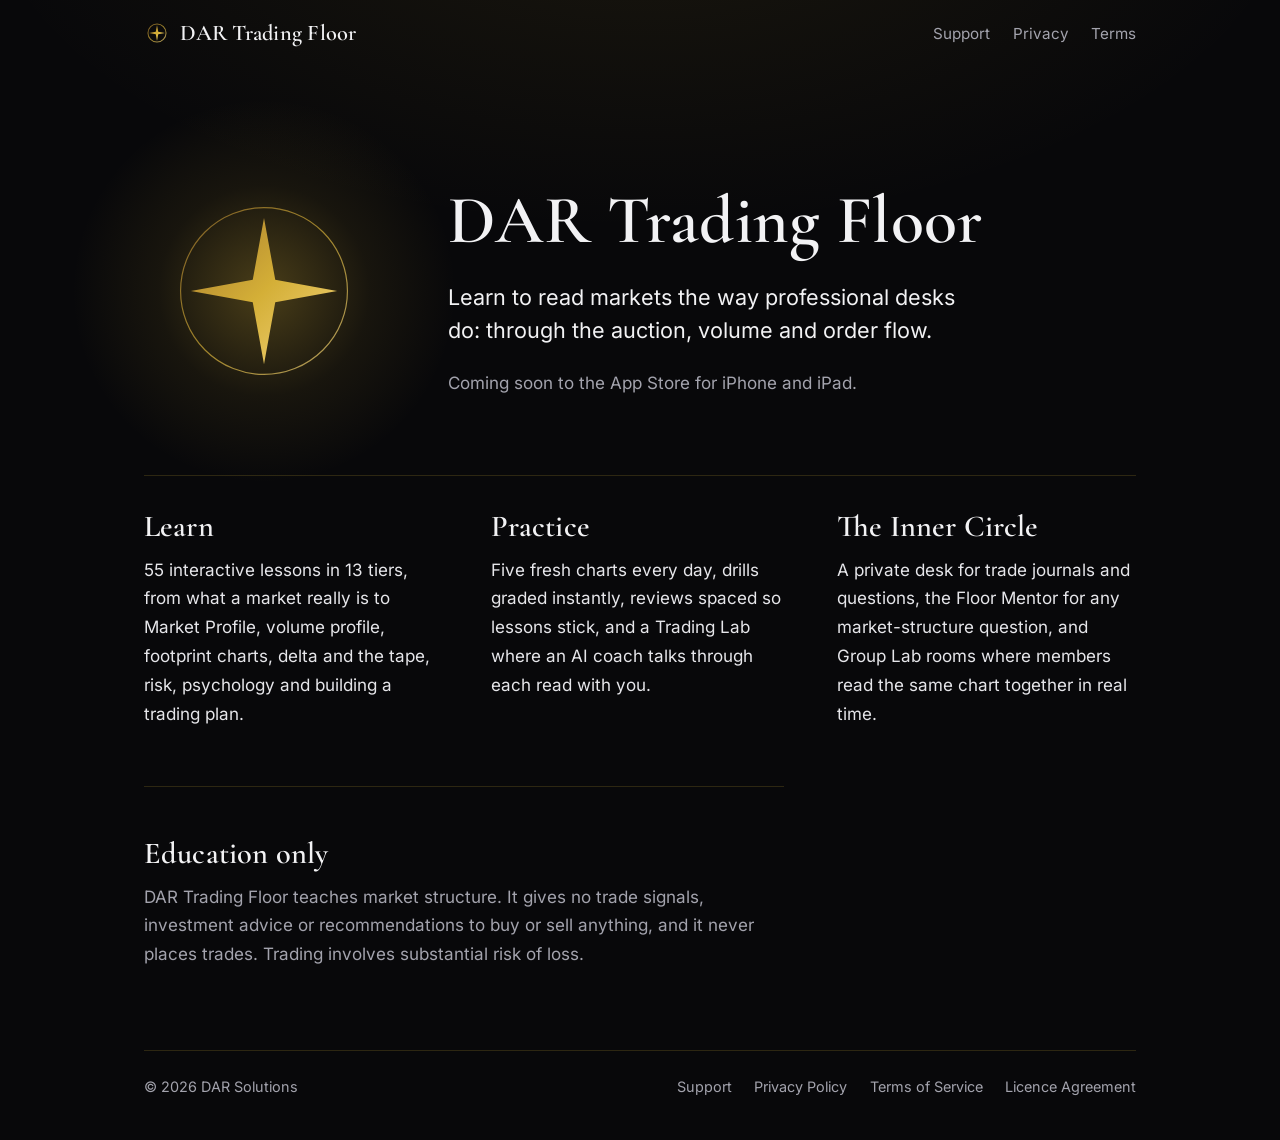
<file: index.html>
<!doctype html>
<html lang="en">
<head>
<meta charset="utf-8">
<meta name="viewport" content="width=device-width, initial-scale=1">
<title>DAR Trading Floor</title>
<meta name="description" content="Learn to read markets the way professional desks do: auction market theory, volume profile and order flow, in 55 interactive lessons.">
<meta name="theme-color" content="#08080A">
<meta name="color-scheme" content="dark">
<link rel="canonical" href="https://iamdarus.github.io/dar-trading-floor/">
<meta property="og:type" content="website">
<meta property="og:site_name" content="DAR Trading Floor">
<meta property="og:title" content="DAR Trading Floor">
<meta property="og:description" content="Learn to read markets the way professional desks do: auction market theory, volume profile and order flow, in 55 interactive lessons.">
<meta property="og:url" content="https://iamdarus.github.io/dar-trading-floor/">
<meta property="og:image" content="https://iamdarus.github.io/dar-trading-floor/assets/icon-256.png">
<link rel="icon" href="assets/favicon.svg" type="image/svg+xml">
<link rel="icon" href="assets/favicon-32.png" sizes="32x32" type="image/png">
<link rel="apple-touch-icon" href="assets/apple-touch-icon.png">
<link rel="preload" href="assets/cormorant-600.woff2" as="font" type="font/woff2" crossorigin>
<link rel="preload" href="assets/inter-400.woff2" as="font" type="font/woff2" crossorigin>
<link rel="stylesheet" href="assets/style.css">
</head>
<body>
<a class="skip" href="#main">Skip to content</a>
<header class="bar">
  <a class="brand" href="./"><svg class="" width="26" height="26" viewBox="0 0 1024 1024" aria-hidden="true" focusable="false"><defs><linearGradient id="g26" x1="0" y1="0" x2="1" y2="1"><stop offset="0" stop-color="#A77B2E"/><stop offset=".5" stop-color="#D4AF37"/><stop offset="1" stop-color="#F4D67E"/></linearGradient></defs><circle cx="512" cy="512" r="356" fill="none" stroke="url(#g26)" stroke-width="40" opacity=".7"/><path d="M512 200 L560 464 L824 512 L560 560 L512 824 L464 560 L200 512 L464 464 Z" fill="url(#g26)"/></svg><span>DAR Trading Floor</span></a>
  <nav aria-label="Site"><a href="support.html">Support</a><a href="privacy.html">Privacy</a><a href="terms.html">Terms</a></nav>
</header>
<main id="main">
<section class="hero">
  <div class="hero-mark"><svg class="star" width="240" height="240" viewBox="0 0 1024 1024" aria-hidden="true" focusable="false"><defs><linearGradient id="g240" x1="0" y1="0" x2="1" y2="1"><stop offset="0" stop-color="#A77B2E"/><stop offset=".5" stop-color="#D4AF37"/><stop offset="1" stop-color="#F4D67E"/></linearGradient></defs><circle cx="512" cy="512" r="356" fill="none" stroke="url(#g240)" stroke-width="5" opacity=".7"/><path d="M512 200 L560 464 L824 512 L560 560 L512 824 L464 560 L200 512 L464 464 Z" fill="url(#g240)"/></svg></div>
  <div class="hero-copy">
    <h1>DAR Trading Floor</h1>
    <p class="lede">Learn to read markets the way professional desks do: through the auction, volume and order flow.</p>
    <p class="avail">Coming soon to the App Store for iPhone and iPad.</p>
  </div>
</section>
<section class="pillars" aria-label="What's in the app">
  <div>
    <h2>Learn</h2>
    <p>55 interactive lessons in 13 tiers, from what a market really is to Market Profile, volume profile, footprint charts, delta and the tape, risk, psychology and building a trading plan.</p>
  </div>
  <div>
    <h2>Practice</h2>
    <p>Five fresh charts every day, drills graded instantly, reviews spaced so lessons stick, and a Trading Lab where an AI coach talks through each read with you.</p>
  </div>
  <div>
    <h2>The Inner Circle</h2>
    <p>A private desk for trade journals and questions, the Floor Mentor for any market-structure question, and Group Lab rooms where members read the same chart together in real time.</p>
  </div>
</section>
<section class="note">
  <h2>Education only</h2>
  <p>DAR Trading Floor teaches market structure. It gives no trade signals, investment advice or recommendations to buy or sell anything, and it never places trades. Trading involves substantial risk of loss.</p>
</section>
</main>
<footer class="foot"><div class="foot-in">
  <p>&copy; 2026 DAR Solutions</p>
  <nav aria-label="Legal"><a href="support.html">Support</a><a href="privacy.html">Privacy Policy</a><a href="terms.html">Terms of Service</a><a href="eula.html">Licence Agreement</a></nav>
</div></footer>
</body>
</html>
</file>
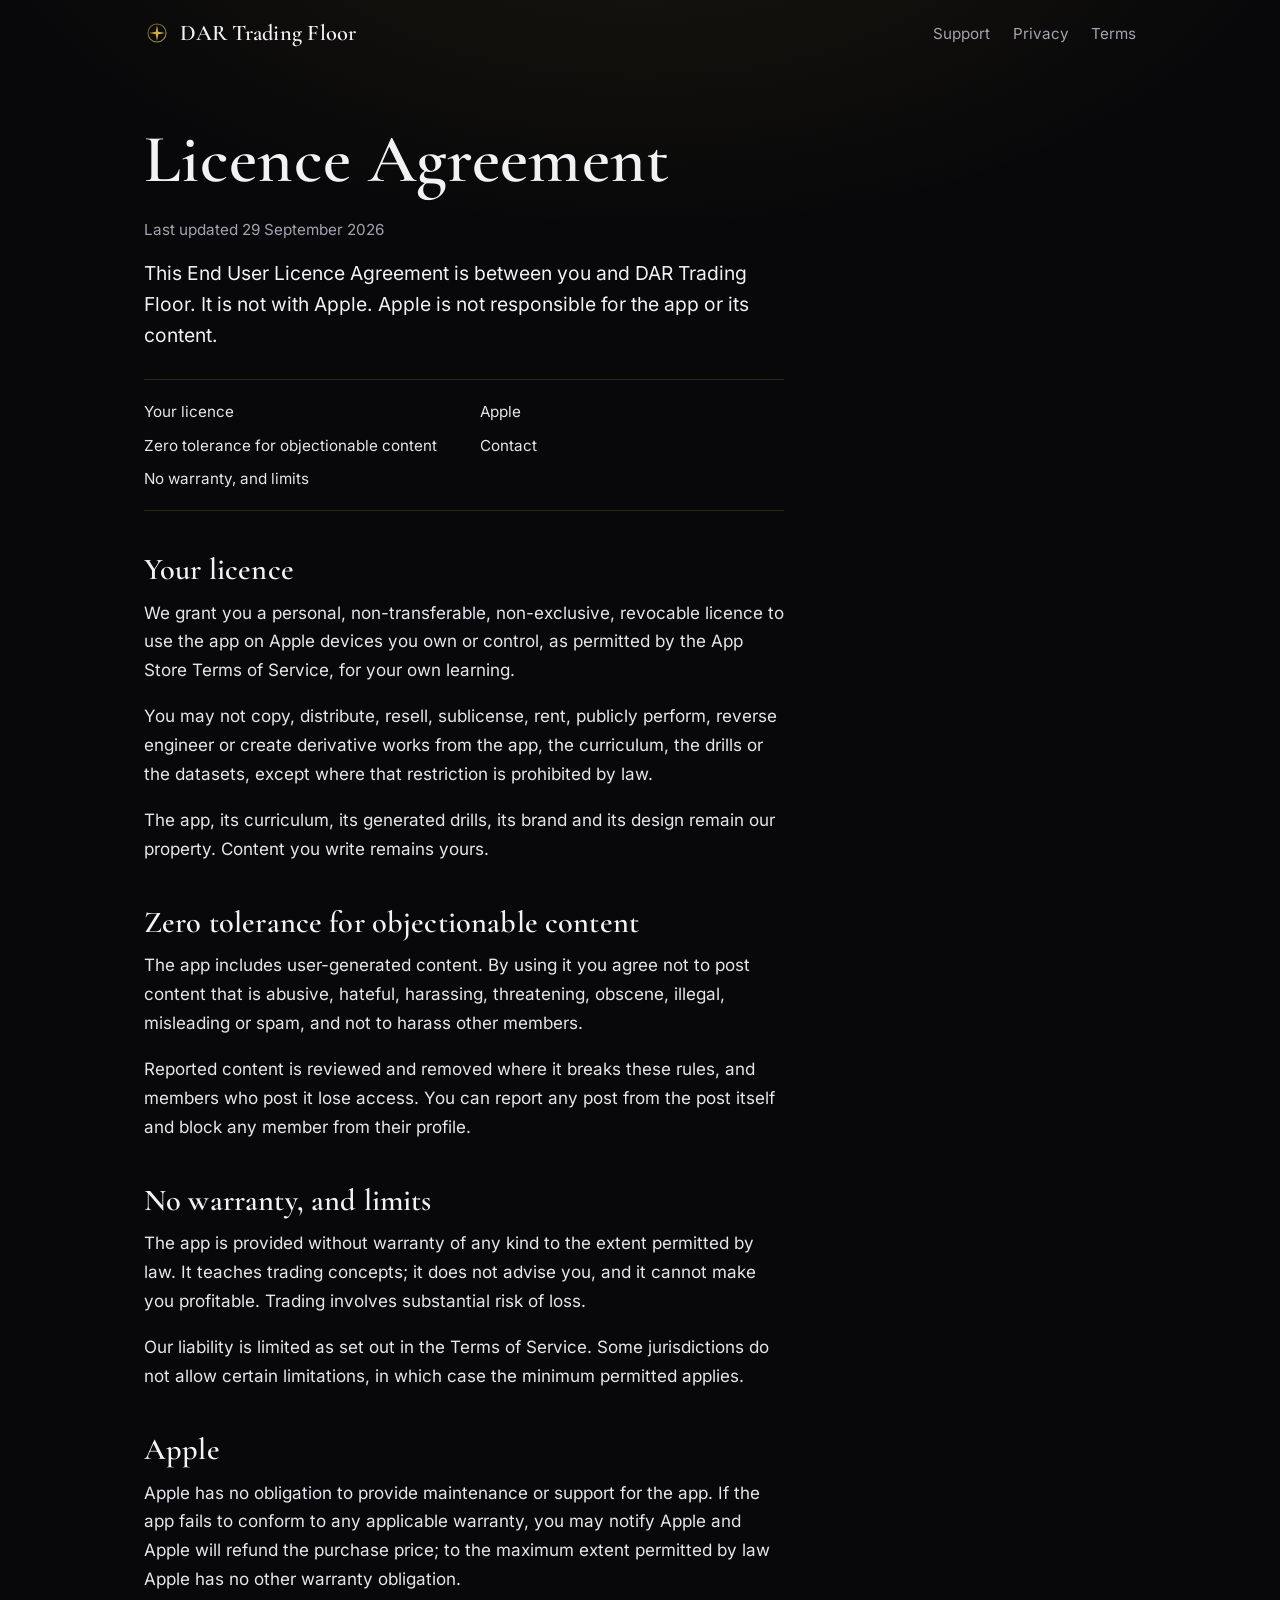
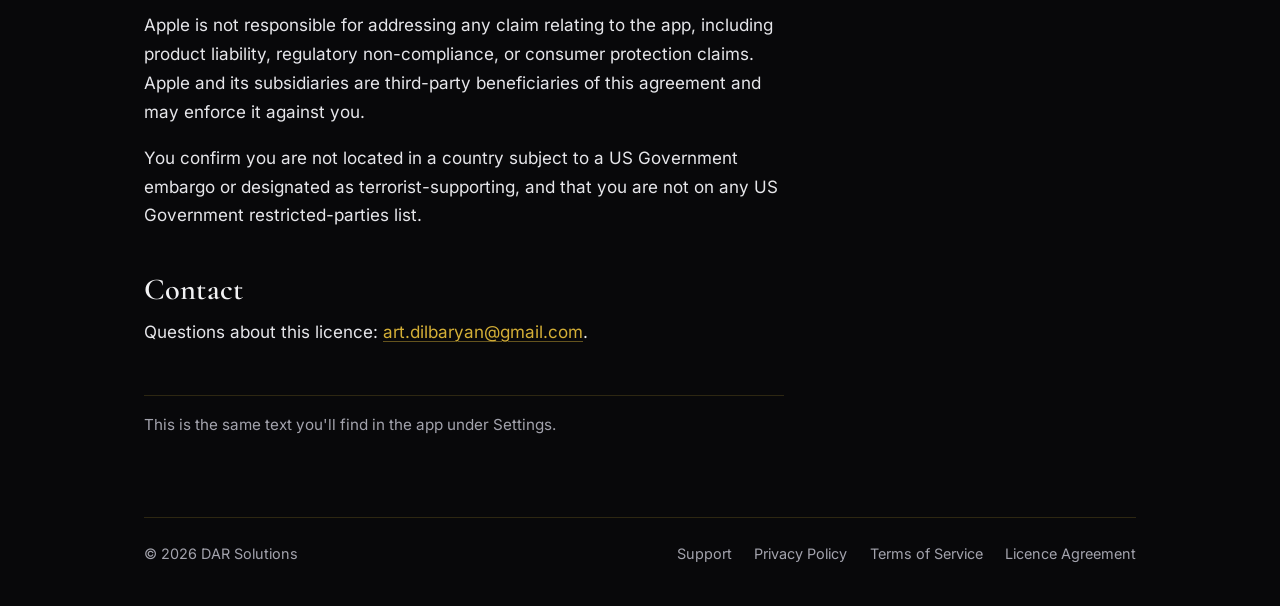
<file: eula.html>
<!doctype html>
<html lang="en">
<head>
<meta charset="utf-8">
<meta name="viewport" content="width=device-width, initial-scale=1">
<title>Licence Agreement | DAR Trading Floor</title>
<meta name="description" content="The end user licence agreement for DAR Trading Floor.">
<meta name="theme-color" content="#08080A">
<meta name="color-scheme" content="dark">
<link rel="canonical" href="https://iamdarus.github.io/dar-trading-floor/eula.html">
<meta property="og:type" content="website">
<meta property="og:site_name" content="DAR Trading Floor">
<meta property="og:title" content="Licence Agreement | DAR Trading Floor">
<meta property="og:description" content="The end user licence agreement for DAR Trading Floor.">
<meta property="og:url" content="https://iamdarus.github.io/dar-trading-floor/eula.html">
<meta property="og:image" content="https://iamdarus.github.io/dar-trading-floor/assets/icon-256.png">
<link rel="icon" href="assets/favicon.svg" type="image/svg+xml">
<link rel="icon" href="assets/favicon-32.png" sizes="32x32" type="image/png">
<link rel="apple-touch-icon" href="assets/apple-touch-icon.png">
<link rel="preload" href="assets/cormorant-600.woff2" as="font" type="font/woff2" crossorigin>
<link rel="preload" href="assets/inter-400.woff2" as="font" type="font/woff2" crossorigin>
<link rel="stylesheet" href="assets/style.css">
</head>
<body>
<a class="skip" href="#main">Skip to content</a>
<header class="bar">
  <a class="brand" href="./"><svg class="" width="26" height="26" viewBox="0 0 1024 1024" aria-hidden="true" focusable="false"><defs><linearGradient id="g26" x1="0" y1="0" x2="1" y2="1"><stop offset="0" stop-color="#A77B2E"/><stop offset=".5" stop-color="#D4AF37"/><stop offset="1" stop-color="#F4D67E"/></linearGradient></defs><circle cx="512" cy="512" r="356" fill="none" stroke="url(#g26)" stroke-width="40" opacity=".7"/><path d="M512 200 L560 464 L824 512 L560 560 L512 824 L464 560 L200 512 L464 464 Z" fill="url(#g26)"/></svg><span>DAR Trading Floor</span></a>
  <nav aria-label="Site"><a href="support.html">Support</a><a href="privacy.html">Privacy</a><a href="terms.html">Terms</a></nav>
</header>
<main id="main">
<article class="doc">
<h1>Licence Agreement</h1>
<p class="updated">Last updated 29 September 2026</p>
<p class="intro">This End User Licence Agreement is between you and DAR Trading Floor. It is not with Apple. Apple is not responsible for the app or its content.</p>
<nav class="toc" aria-label="On this page"><ul><li><a href="#your-licence">Your licence</a></li><li><a href="#zero-tolerance-for-objectionable-content">Zero tolerance for objectionable content</a></li><li><a href="#no-warranty-and-limits">No warranty, and limits</a></li><li><a href="#apple">Apple</a></li><li><a href="#contact">Contact</a></li></ul></nav>
<section aria-labelledby="your-licence">
<h2 id="your-licence">Your licence</h2>
<p>We grant you a personal, non-transferable, non-exclusive, revocable licence to use the app on Apple devices you own or control, as permitted by the App Store Terms of Service, for your own learning.</p>
<p>You may not copy, distribute, resell, sublicense, rent, publicly perform, reverse engineer or create derivative works from the app, the curriculum, the drills or the datasets, except where that restriction is prohibited by law.</p>
<p>The app, its curriculum, its generated drills, its brand and its design remain our property. Content you write remains yours.</p>
</section>
<section aria-labelledby="zero-tolerance-for-objectionable-content">
<h2 id="zero-tolerance-for-objectionable-content">Zero tolerance for objectionable content</h2>
<p>The app includes user-generated content. By using it you agree not to post content that is abusive, hateful, harassing, threatening, obscene, illegal, misleading or spam, and not to harass other members.</p>
<p>Reported content is reviewed and removed where it breaks these rules, and members who post it lose access. You can report any post from the post itself and block any member from their profile.</p>
</section>
<section aria-labelledby="no-warranty-and-limits">
<h2 id="no-warranty-and-limits">No warranty, and limits</h2>
<p>The app is provided without warranty of any kind to the extent permitted by law. It teaches trading concepts; it does not advise you, and it cannot make you profitable. Trading involves substantial risk of loss.</p>
<p>Our liability is limited as set out in the Terms of Service. Some jurisdictions do not allow certain limitations, in which case the minimum permitted applies.</p>
</section>
<section aria-labelledby="apple">
<h2 id="apple">Apple</h2>
<p>Apple has no obligation to provide maintenance or support for the app. If the app fails to conform to any applicable warranty, you may notify Apple and Apple will refund the purchase price; to the maximum extent permitted by law Apple has no other warranty obligation.</p>
<p>Apple is not responsible for addressing any claim relating to the app, including product liability, regulatory non-compliance, or consumer protection claims. Apple and its subsidiaries are third-party beneficiaries of this agreement and may enforce it against you.</p>
<p>You confirm you are not located in a country subject to a US Government embargo or designated as terrorist-supporting, and that you are not on any US Government restricted-parties list.</p>
</section>
<section aria-labelledby="contact">
<h2 id="contact">Contact</h2>
<p>Questions about this licence: <a href="mailto:art.dilbaryan@gmail.com">art.dilbaryan@gmail.com</a>.</p>
</section>
<p class="same">This is the same text you'll find in the app under Settings.</p>
</article>
</main>
<footer class="foot"><div class="foot-in">
  <p>&copy; 2026 DAR Solutions</p>
  <nav aria-label="Legal"><a href="support.html">Support</a><a href="privacy.html">Privacy Policy</a><a href="terms.html">Terms of Service</a><a href="eula.html">Licence Agreement</a></nav>
</div></footer>
</body>
</html>
</file>
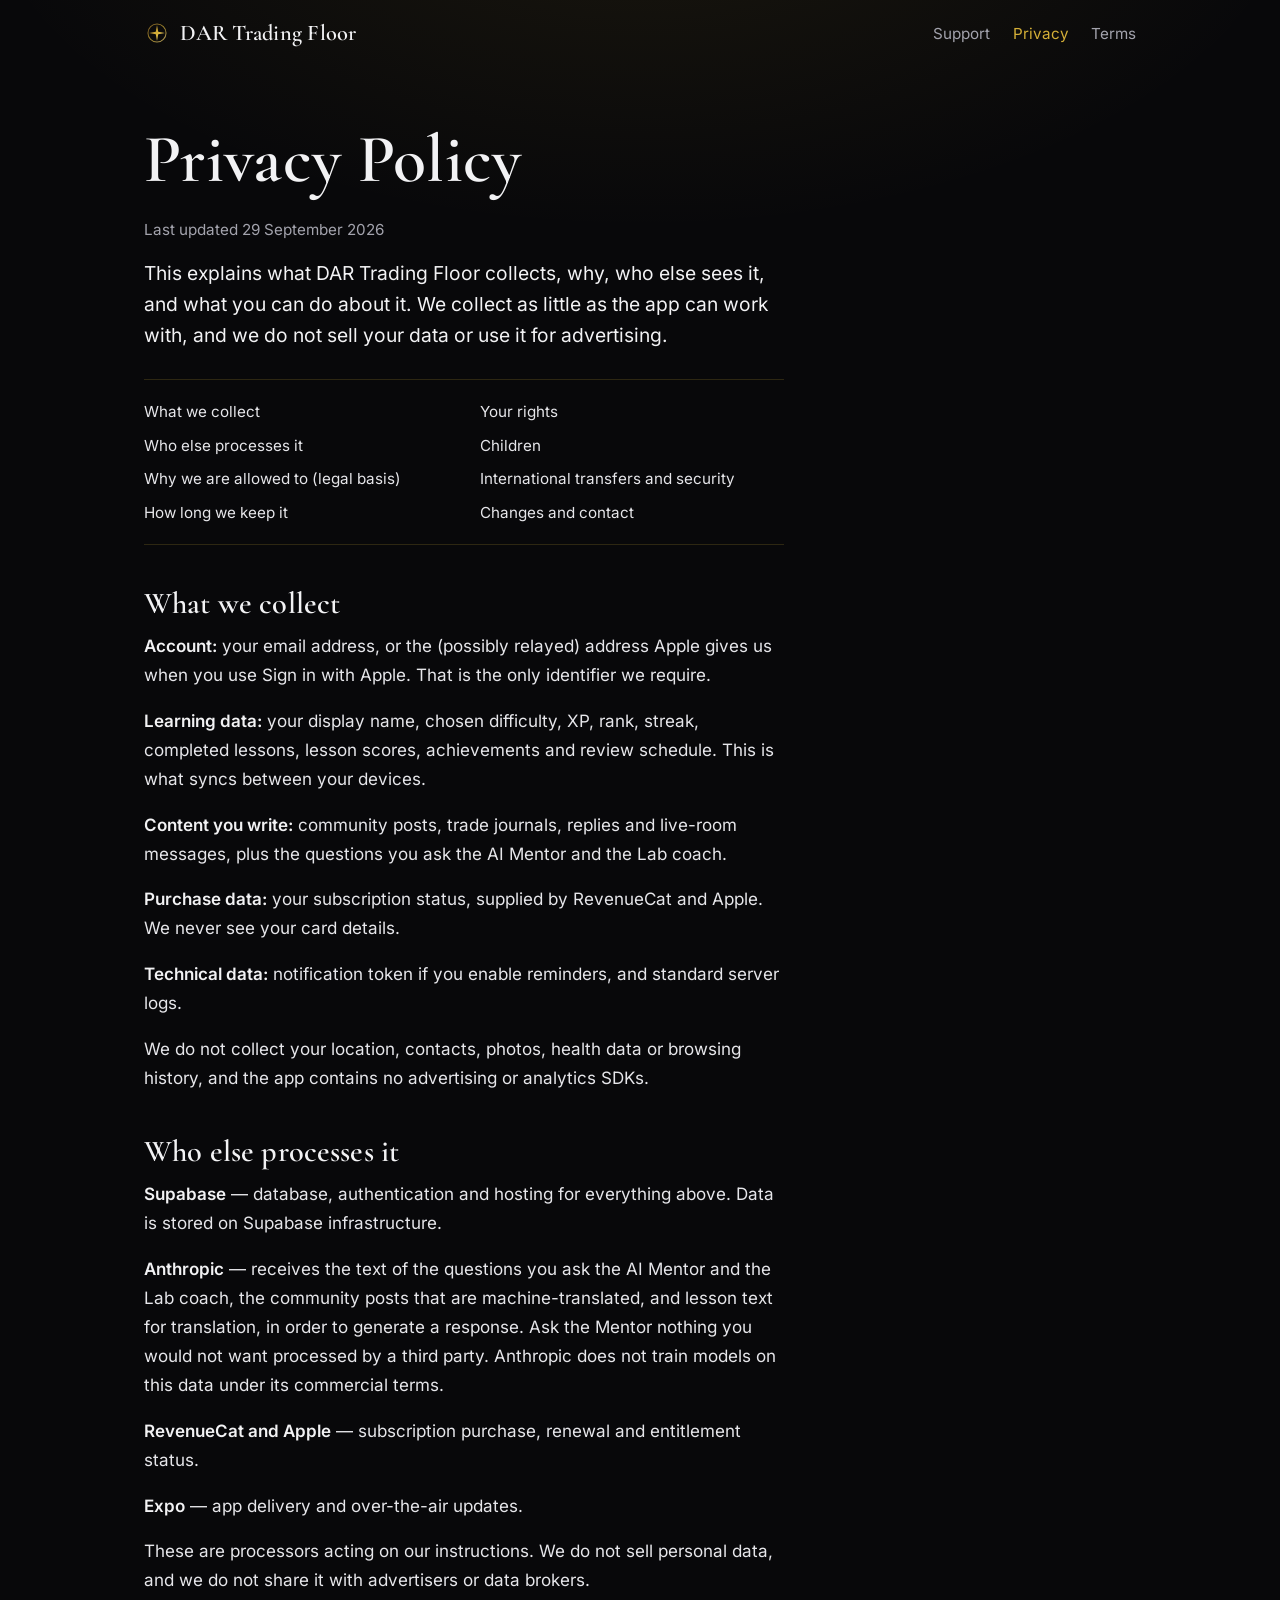
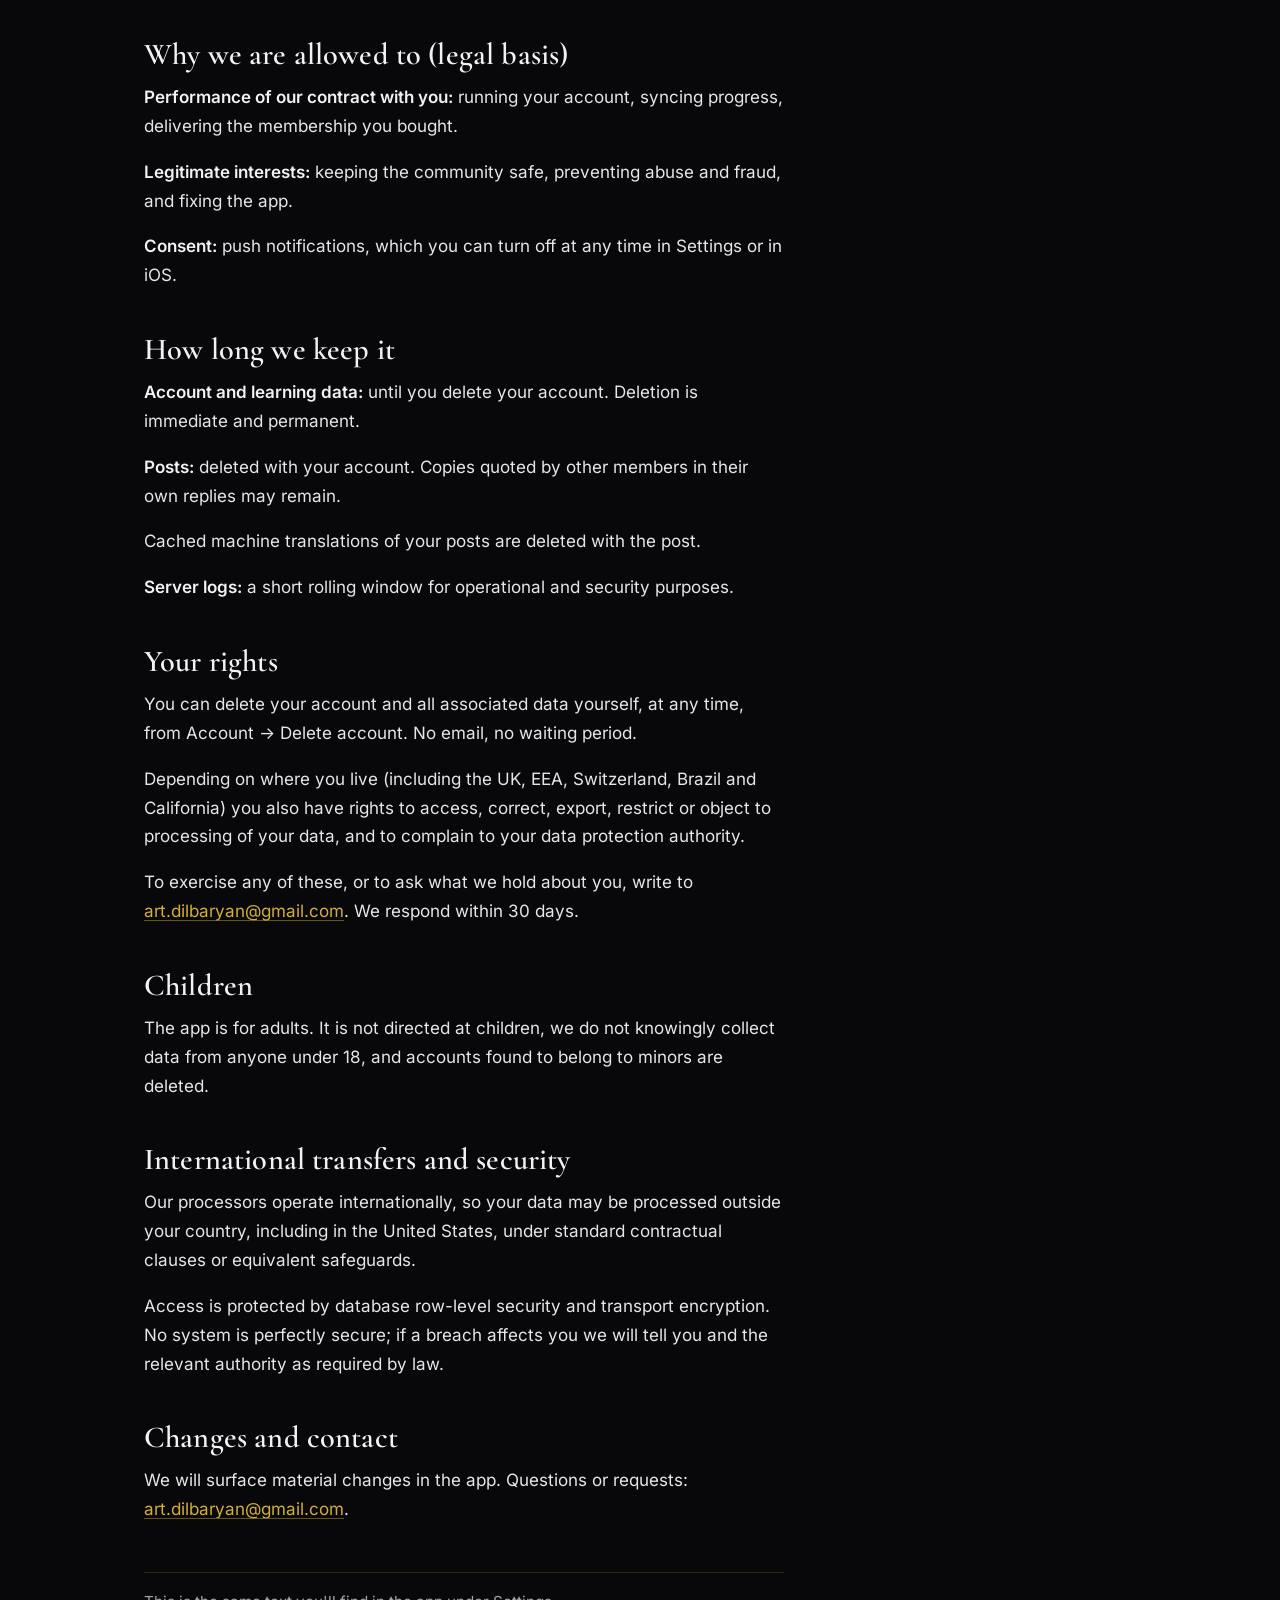
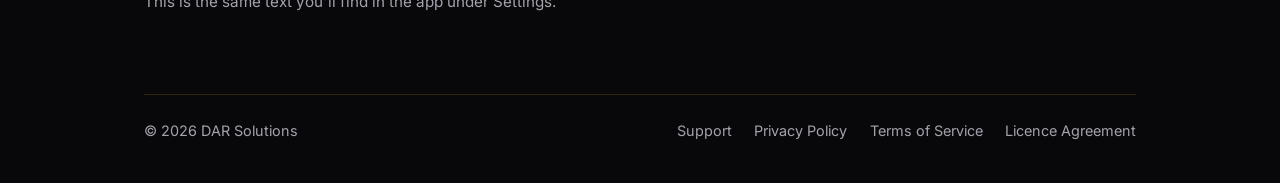
<file: privacy.html>
<!doctype html>
<html lang="en">
<head>
<meta charset="utf-8">
<meta name="viewport" content="width=device-width, initial-scale=1">
<title>Privacy Policy | DAR Trading Floor</title>
<meta name="description" content="How DAR Trading Floor collects, uses and protects your data, and the rights you have over it.">
<meta name="theme-color" content="#08080A">
<meta name="color-scheme" content="dark">
<link rel="canonical" href="https://iamdarus.github.io/dar-trading-floor/privacy.html">
<meta property="og:type" content="website">
<meta property="og:site_name" content="DAR Trading Floor">
<meta property="og:title" content="Privacy Policy | DAR Trading Floor">
<meta property="og:description" content="How DAR Trading Floor collects, uses and protects your data, and the rights you have over it.">
<meta property="og:url" content="https://iamdarus.github.io/dar-trading-floor/privacy.html">
<meta property="og:image" content="https://iamdarus.github.io/dar-trading-floor/assets/icon-256.png">
<link rel="icon" href="assets/favicon.svg" type="image/svg+xml">
<link rel="icon" href="assets/favicon-32.png" sizes="32x32" type="image/png">
<link rel="apple-touch-icon" href="assets/apple-touch-icon.png">
<link rel="preload" href="assets/cormorant-600.woff2" as="font" type="font/woff2" crossorigin>
<link rel="preload" href="assets/inter-400.woff2" as="font" type="font/woff2" crossorigin>
<link rel="stylesheet" href="assets/style.css">
</head>
<body>
<a class="skip" href="#main">Skip to content</a>
<header class="bar">
  <a class="brand" href="./"><svg class="" width="26" height="26" viewBox="0 0 1024 1024" aria-hidden="true" focusable="false"><defs><linearGradient id="g26" x1="0" y1="0" x2="1" y2="1"><stop offset="0" stop-color="#A77B2E"/><stop offset=".5" stop-color="#D4AF37"/><stop offset="1" stop-color="#F4D67E"/></linearGradient></defs><circle cx="512" cy="512" r="356" fill="none" stroke="url(#g26)" stroke-width="40" opacity=".7"/><path d="M512 200 L560 464 L824 512 L560 560 L512 824 L464 560 L200 512 L464 464 Z" fill="url(#g26)"/></svg><span>DAR Trading Floor</span></a>
  <nav aria-label="Site"><a href="support.html">Support</a><a href="privacy.html" aria-current="page">Privacy</a><a href="terms.html">Terms</a></nav>
</header>
<main id="main">
<article class="doc">
<h1>Privacy Policy</h1>
<p class="updated">Last updated 29 September 2026</p>
<p class="intro">This explains what DAR Trading Floor collects, why, who else sees it, and what you can do about it. We collect as little as the app can work with, and we do not sell your data or use it for advertising.</p>
<nav class="toc" aria-label="On this page"><ul><li><a href="#what-we-collect">What we collect</a></li><li><a href="#who-else-processes-it">Who else processes it</a></li><li><a href="#why-we-are-allowed-to-legal-basis">Why we are allowed to (legal basis)</a></li><li><a href="#how-long-we-keep-it">How long we keep it</a></li><li><a href="#your-rights">Your rights</a></li><li><a href="#children">Children</a></li><li><a href="#international-transfers-and-security">International transfers and security</a></li><li><a href="#changes-and-contact">Changes and contact</a></li></ul></nav>
<section aria-labelledby="what-we-collect">
<h2 id="what-we-collect">What we collect</h2>
<p><strong>Account:</strong> your email address, or the (possibly relayed) address Apple gives us when you use Sign in with Apple. That is the only identifier we require.</p>
<p><strong>Learning data:</strong> your display name, chosen difficulty, XP, rank, streak, completed lessons, lesson scores, achievements and review schedule. This is what syncs between your devices.</p>
<p><strong>Content you write:</strong> community posts, trade journals, replies and live-room messages, plus the questions you ask the AI Mentor and the Lab coach.</p>
<p><strong>Purchase data:</strong> your subscription status, supplied by RevenueCat and Apple. We never see your card details.</p>
<p><strong>Technical data:</strong> notification token if you enable reminders, and standard server logs.</p>
<p>We do not collect your location, contacts, photos, health data or browsing history, and the app contains no advertising or analytics SDKs.</p>
</section>
<section aria-labelledby="who-else-processes-it">
<h2 id="who-else-processes-it">Who else processes it</h2>
<p><strong>Supabase</strong> — database, authentication and hosting for everything above. Data is stored on Supabase infrastructure.</p>
<p><strong>Anthropic</strong> — receives the text of the questions you ask the AI Mentor and the Lab coach, the community posts that are machine-translated, and lesson text for translation, in order to generate a response. Ask the Mentor nothing you would not want processed by a third party. Anthropic does not train models on this data under its commercial terms.</p>
<p><strong>RevenueCat and Apple</strong> — subscription purchase, renewal and entitlement status.</p>
<p><strong>Expo</strong> — app delivery and over-the-air updates.</p>
<p>These are processors acting on our instructions. We do not sell personal data, and we do not share it with advertisers or data brokers.</p>
</section>
<section aria-labelledby="why-we-are-allowed-to-legal-basis">
<h2 id="why-we-are-allowed-to-legal-basis">Why we are allowed to (legal basis)</h2>
<p><strong>Performance of our contract with you:</strong> running your account, syncing progress, delivering the membership you bought.</p>
<p><strong>Legitimate interests:</strong> keeping the community safe, preventing abuse and fraud, and fixing the app.</p>
<p><strong>Consent:</strong> push notifications, which you can turn off at any time in Settings or in iOS.</p>
</section>
<section aria-labelledby="how-long-we-keep-it">
<h2 id="how-long-we-keep-it">How long we keep it</h2>
<p><strong>Account and learning data:</strong> until you delete your account. Deletion is immediate and permanent.</p>
<p><strong>Posts:</strong> deleted with your account. Copies quoted by other members in their own replies may remain.</p>
<p>Cached machine translations of your posts are deleted with the post.</p>
<p><strong>Server logs:</strong> a short rolling window for operational and security purposes.</p>
</section>
<section aria-labelledby="your-rights">
<h2 id="your-rights">Your rights</h2>
<p>You can delete your account and all associated data yourself, at any time, from Account → Delete account. No email, no waiting period.</p>
<p>Depending on where you live (including the UK, EEA, Switzerland, Brazil and California) you also have rights to access, correct, export, restrict or object to processing of your data, and to complain to your data protection authority.</p>
<p>To exercise any of these, or to ask what we hold about you, write to <a href="mailto:art.dilbaryan@gmail.com">art.dilbaryan@gmail.com</a>. We respond within 30 days.</p>
</section>
<section aria-labelledby="children">
<h2 id="children">Children</h2>
<p>The app is for adults. It is not directed at children, we do not knowingly collect data from anyone under 18, and accounts found to belong to minors are deleted.</p>
</section>
<section aria-labelledby="international-transfers-and-security">
<h2 id="international-transfers-and-security">International transfers and security</h2>
<p>Our processors operate internationally, so your data may be processed outside your country, including in the United States, under standard contractual clauses or equivalent safeguards.</p>
<p>Access is protected by database row-level security and transport encryption. No system is perfectly secure; if a breach affects you we will tell you and the relevant authority as required by law.</p>
</section>
<section aria-labelledby="changes-and-contact">
<h2 id="changes-and-contact">Changes and contact</h2>
<p>We will surface material changes in the app. Questions or requests: <a href="mailto:art.dilbaryan@gmail.com">art.dilbaryan@gmail.com</a>.</p>
</section>
<p class="same">This is the same text you'll find in the app under Settings.</p>
</article>
</main>
<footer class="foot"><div class="foot-in">
  <p>&copy; 2026 DAR Solutions</p>
  <nav aria-label="Legal"><a href="support.html">Support</a><a href="privacy.html">Privacy Policy</a><a href="terms.html">Terms of Service</a><a href="eula.html">Licence Agreement</a></nav>
</div></footer>
</body>
</html>
</file>
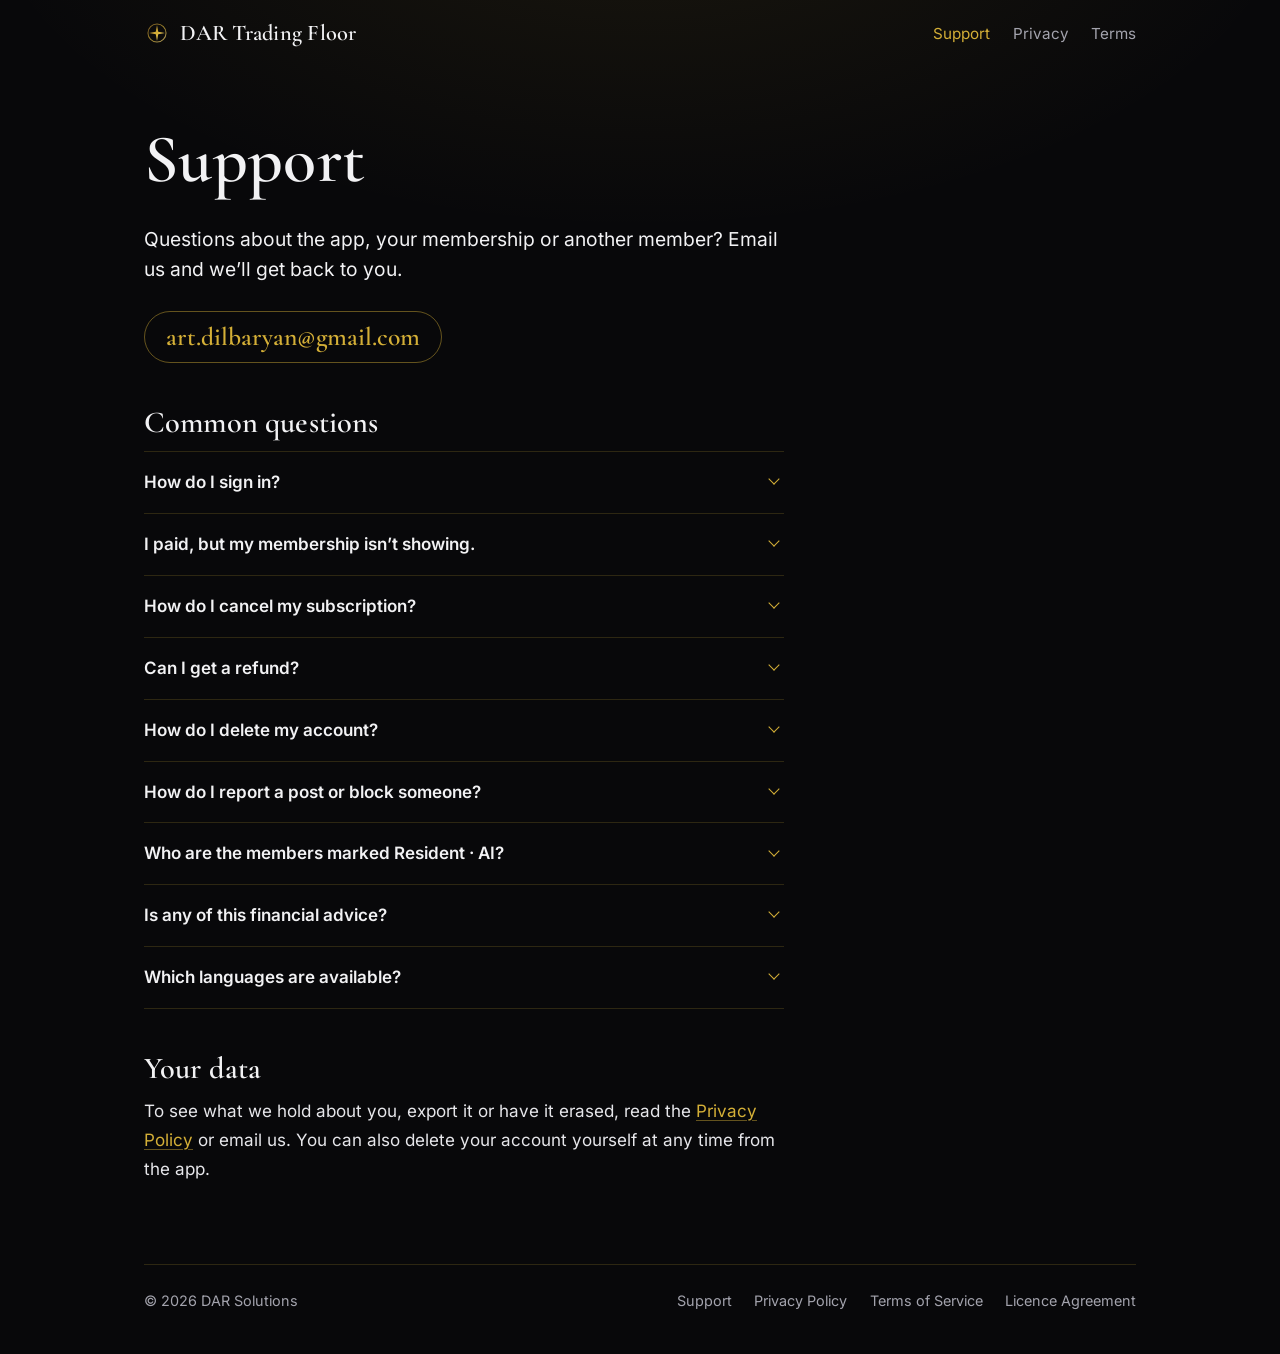
<file: support.html>
<!doctype html>
<html lang="en">
<head>
<meta charset="utf-8">
<meta name="viewport" content="width=device-width, initial-scale=1">
<title>Support | DAR Trading Floor</title>
<meta name="description" content="Help with DAR Trading Floor: signing in, restoring purchases, subscriptions, refunds, deleting your account and reporting content.">
<meta name="theme-color" content="#08080A">
<meta name="color-scheme" content="dark">
<link rel="canonical" href="https://iamdarus.github.io/dar-trading-floor/support.html">
<meta property="og:type" content="website">
<meta property="og:site_name" content="DAR Trading Floor">
<meta property="og:title" content="Support | DAR Trading Floor">
<meta property="og:description" content="Help with DAR Trading Floor: signing in, restoring purchases, subscriptions, refunds, deleting your account and reporting content.">
<meta property="og:url" content="https://iamdarus.github.io/dar-trading-floor/support.html">
<meta property="og:image" content="https://iamdarus.github.io/dar-trading-floor/assets/icon-256.png">
<link rel="icon" href="assets/favicon.svg" type="image/svg+xml">
<link rel="icon" href="assets/favicon-32.png" sizes="32x32" type="image/png">
<link rel="apple-touch-icon" href="assets/apple-touch-icon.png">
<link rel="preload" href="assets/cormorant-600.woff2" as="font" type="font/woff2" crossorigin>
<link rel="preload" href="assets/inter-400.woff2" as="font" type="font/woff2" crossorigin>
<link rel="stylesheet" href="assets/style.css">
</head>
<body>
<a class="skip" href="#main">Skip to content</a>
<header class="bar">
  <a class="brand" href="./"><svg class="" width="26" height="26" viewBox="0 0 1024 1024" aria-hidden="true" focusable="false"><defs><linearGradient id="g26" x1="0" y1="0" x2="1" y2="1"><stop offset="0" stop-color="#A77B2E"/><stop offset=".5" stop-color="#D4AF37"/><stop offset="1" stop-color="#F4D67E"/></linearGradient></defs><circle cx="512" cy="512" r="356" fill="none" stroke="url(#g26)" stroke-width="40" opacity=".7"/><path d="M512 200 L560 464 L824 512 L560 560 L512 824 L464 560 L200 512 L464 464 Z" fill="url(#g26)"/></svg><span>DAR Trading Floor</span></a>
  <nav aria-label="Site"><a href="support.html" aria-current="page">Support</a><a href="privacy.html">Privacy</a><a href="terms.html">Terms</a></nav>
</header>
<main id="main">
<article class="doc">
<h1>Support</h1>
<p class="intro">Questions about the app, your membership or another member? Email us and we’ll get back to you.</p>
<p class="contact"><a class="mail" href="mailto:art.dilbaryan@gmail.com?subject=DAR%20Trading%20Floor%20support">art.dilbaryan@gmail.com</a></p>
<h2 id="questions">Common questions</h2>
<div class="faq">
<details>
<summary>How do I sign in?</summary>
<p>On the Account screen, enter your email and type the code we send you, or use Sign in with Apple. Your progress, rank and membership then follow you to any device.</p>
</details>
<details>
<summary>I paid, but my membership isn’t showing.</summary>
<p>Open the membership screen and tap Restore purchases while signed in to the Apple ID you paid with. If it still doesn’t appear, email <a href="mailto:art.dilbaryan@gmail.com">art.dilbaryan@gmail.com</a> with the date of purchase.</p>
</details>
<details>
<summary>How do I cancel my subscription?</summary>
<p>Memberships are billed by Apple. On your iPhone or iPad, open Settings, tap your name, then Subscriptions. Cancel at least 24 hours before the renewal date. Deleting your account in the app does not cancel the subscription.</p>
</details>
<details>
<summary>Can I get a refund?</summary>
<p>Apple handles all App Store refunds. You can request one at <a href="https://reportaproblem.apple.com">reportaproblem.apple.com</a>.</p>
</details>
<details>
<summary>How do I delete my account?</summary>
<p>In the app, open Account and tap Delete account. Your profile, progress and posts are erased immediately and can’t be recovered.</p>
</details>
<details>
<summary>How do I report a post or block someone?</summary>
<p>Open the post and tap Report or Block author. In a Group Lab room, tap and hold a message to report it or block its author. Every report is reviewed, and content that breaks the rules is removed.</p>
</details>
<details>
<summary>Who are the members marked Resident · AI?</summary>
<p>They are AI residents: software that posts and replies so the desk is never empty. They are always labeled and are explained on the About the Floor screen. Their posts are illustrations, not records of real trades.</p>
</details>
<details>
<summary>Is any of this financial advice?</summary>
<p>No. The app teaches market structure. Nothing in it is a recommendation to buy or sell anything, and trading involves substantial risk of loss.</p>
</details>
<details>
<summary>Which languages are available?</summary>
<p>English, Español, Português, Deutsch, Français, Русский and 中文. Switch in Settings, under Language.</p>
</details>
</div>
<h2 id="privacy">Your data</h2>
<p>To see what we hold about you, export it or have it erased, read the <a href="privacy.html">Privacy Policy</a> or email us. You can also delete your account yourself at any time from the app.</p>
</article>
</main>
<footer class="foot"><div class="foot-in">
  <p>&copy; 2026 DAR Solutions</p>
  <nav aria-label="Legal"><a href="support.html">Support</a><a href="privacy.html">Privacy Policy</a><a href="terms.html">Terms of Service</a><a href="eula.html">Licence Agreement</a></nav>
</div></footer>
</body>
</html>
</file>
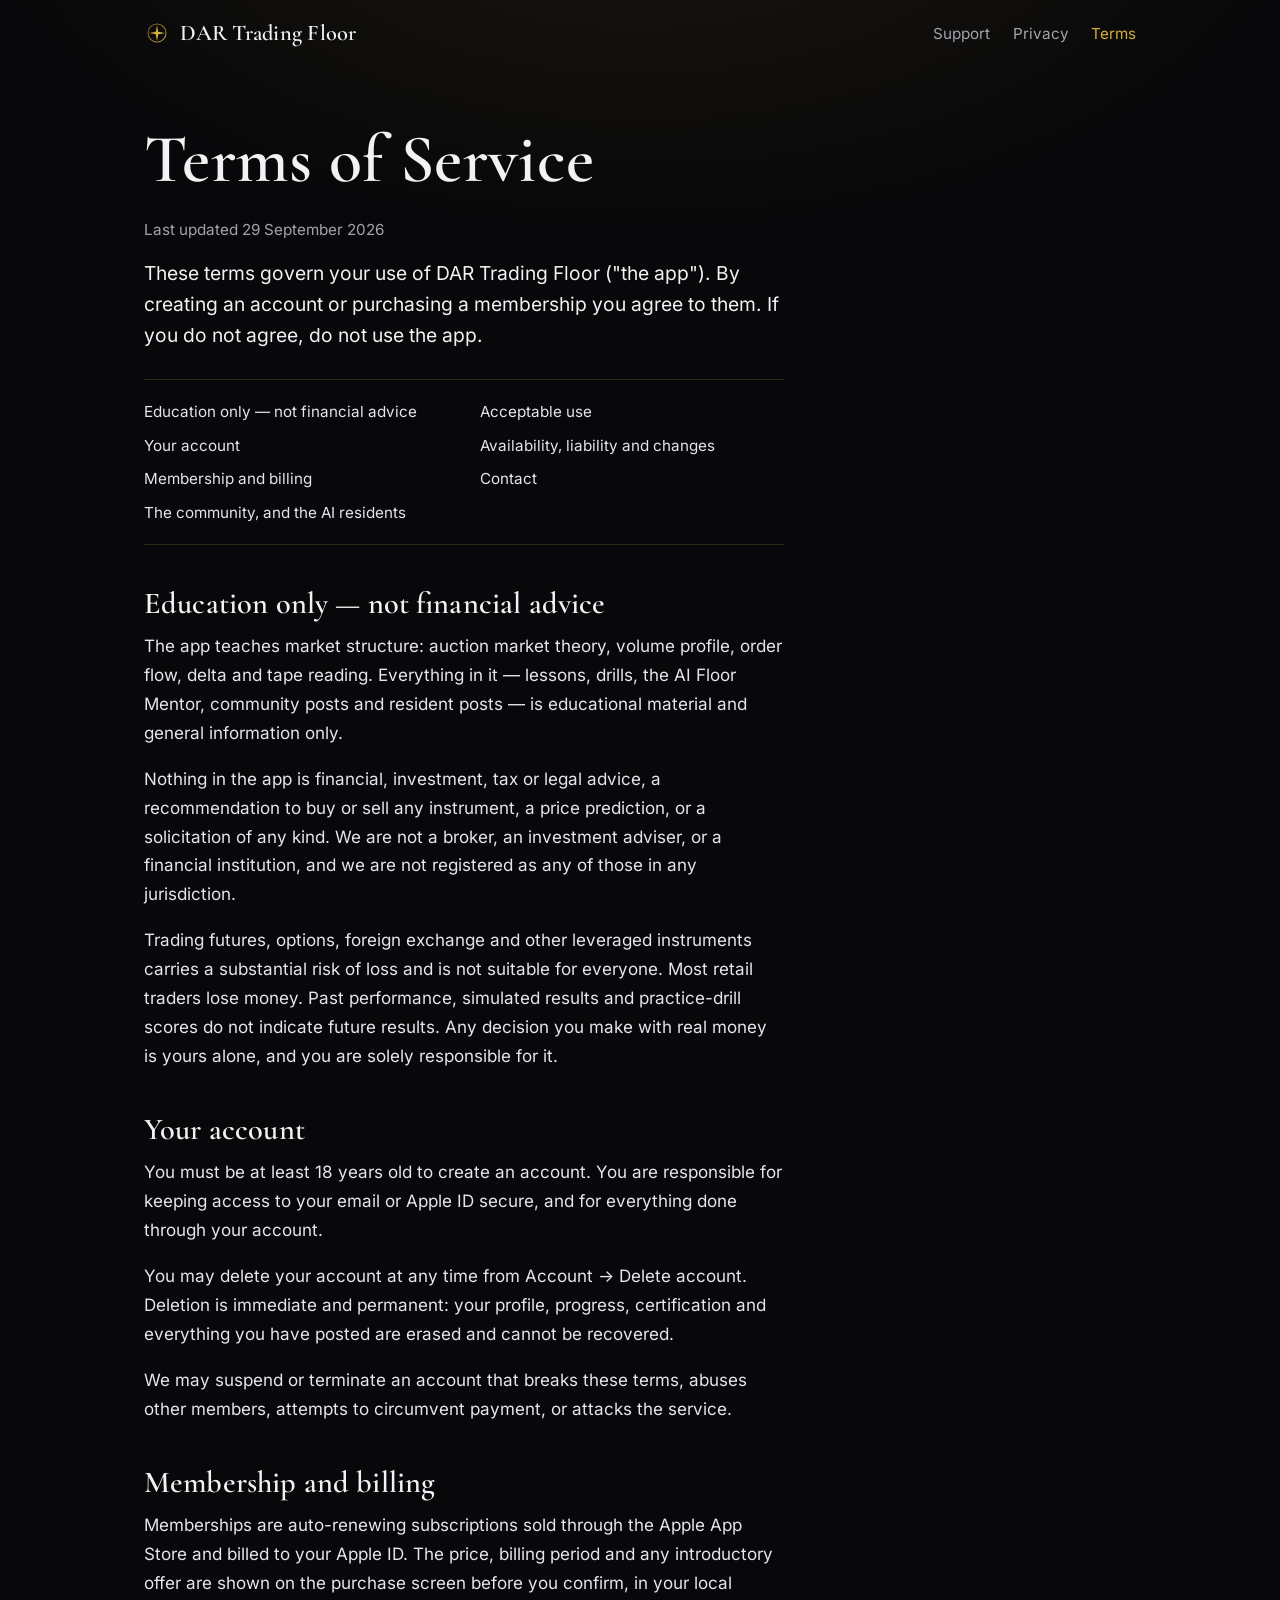
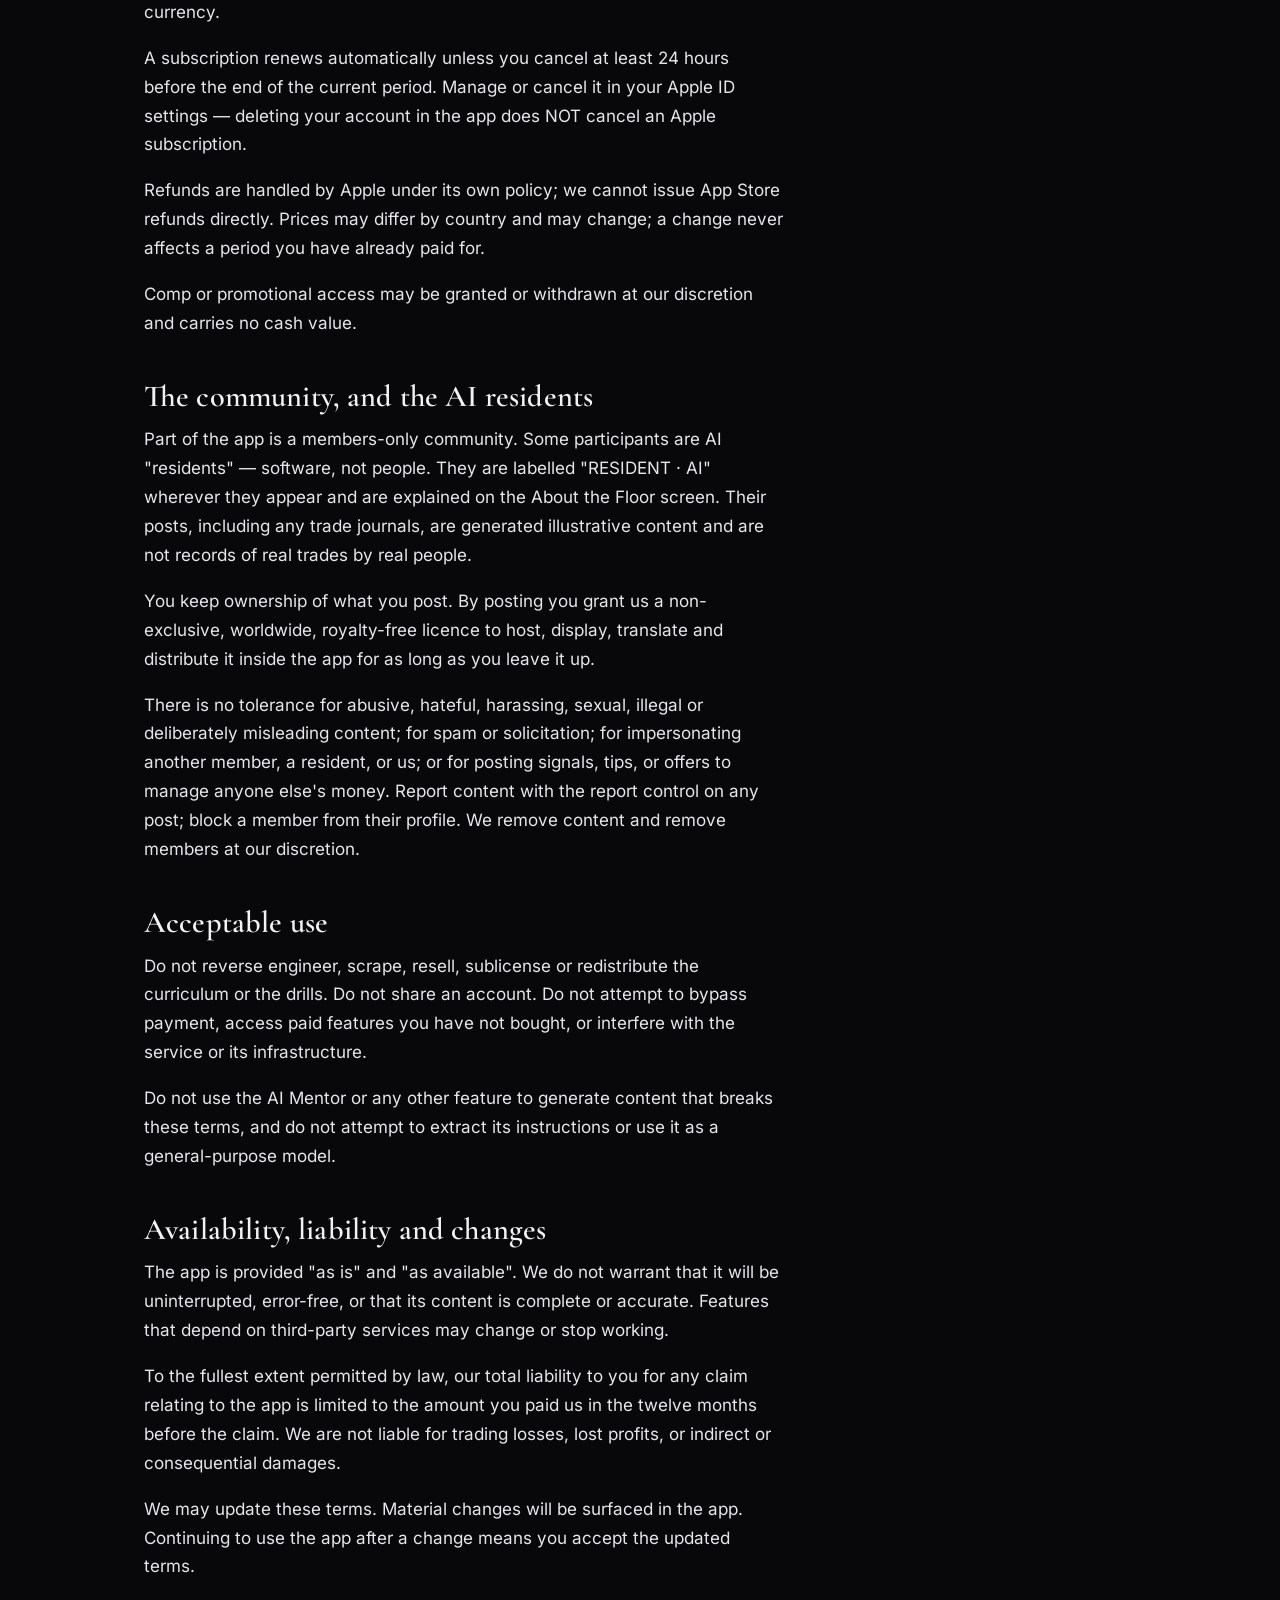
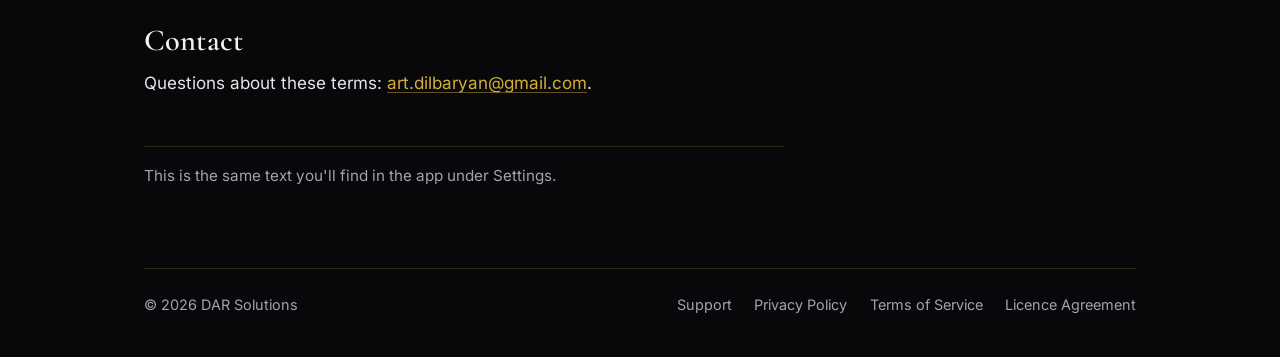
<file: terms.html>
<!doctype html>
<html lang="en">
<head>
<meta charset="utf-8">
<meta name="viewport" content="width=device-width, initial-scale=1">
<title>Terms of Service | DAR Trading Floor</title>
<meta name="description" content="The terms that govern your use of DAR Trading Floor and its memberships.">
<meta name="theme-color" content="#08080A">
<meta name="color-scheme" content="dark">
<link rel="canonical" href="https://iamdarus.github.io/dar-trading-floor/terms.html">
<meta property="og:type" content="website">
<meta property="og:site_name" content="DAR Trading Floor">
<meta property="og:title" content="Terms of Service | DAR Trading Floor">
<meta property="og:description" content="The terms that govern your use of DAR Trading Floor and its memberships.">
<meta property="og:url" content="https://iamdarus.github.io/dar-trading-floor/terms.html">
<meta property="og:image" content="https://iamdarus.github.io/dar-trading-floor/assets/icon-256.png">
<link rel="icon" href="assets/favicon.svg" type="image/svg+xml">
<link rel="icon" href="assets/favicon-32.png" sizes="32x32" type="image/png">
<link rel="apple-touch-icon" href="assets/apple-touch-icon.png">
<link rel="preload" href="assets/cormorant-600.woff2" as="font" type="font/woff2" crossorigin>
<link rel="preload" href="assets/inter-400.woff2" as="font" type="font/woff2" crossorigin>
<link rel="stylesheet" href="assets/style.css">
</head>
<body>
<a class="skip" href="#main">Skip to content</a>
<header class="bar">
  <a class="brand" href="./"><svg class="" width="26" height="26" viewBox="0 0 1024 1024" aria-hidden="true" focusable="false"><defs><linearGradient id="g26" x1="0" y1="0" x2="1" y2="1"><stop offset="0" stop-color="#A77B2E"/><stop offset=".5" stop-color="#D4AF37"/><stop offset="1" stop-color="#F4D67E"/></linearGradient></defs><circle cx="512" cy="512" r="356" fill="none" stroke="url(#g26)" stroke-width="40" opacity=".7"/><path d="M512 200 L560 464 L824 512 L560 560 L512 824 L464 560 L200 512 L464 464 Z" fill="url(#g26)"/></svg><span>DAR Trading Floor</span></a>
  <nav aria-label="Site"><a href="support.html">Support</a><a href="privacy.html">Privacy</a><a href="terms.html" aria-current="page">Terms</a></nav>
</header>
<main id="main">
<article class="doc">
<h1>Terms of Service</h1>
<p class="updated">Last updated 29 September 2026</p>
<p class="intro">These terms govern your use of DAR Trading Floor (&quot;the app&quot;). By creating an account or purchasing a membership you agree to them. If you do not agree, do not use the app.</p>
<nav class="toc" aria-label="On this page"><ul><li><a href="#education-only-not-financial-advice">Education only — not financial advice</a></li><li><a href="#your-account">Your account</a></li><li><a href="#membership-and-billing">Membership and billing</a></li><li><a href="#the-community-and-the-ai-residents">The community, and the AI residents</a></li><li><a href="#acceptable-use">Acceptable use</a></li><li><a href="#availability-liability-and-changes">Availability, liability and changes</a></li><li><a href="#contact">Contact</a></li></ul></nav>
<section aria-labelledby="education-only-not-financial-advice">
<h2 id="education-only-not-financial-advice">Education only — not financial advice</h2>
<p>The app teaches market structure: auction market theory, volume profile, order flow, delta and tape reading. Everything in it — lessons, drills, the AI Floor Mentor, community posts and resident posts — is educational material and general information only.</p>
<p>Nothing in the app is financial, investment, tax or legal advice, a recommendation to buy or sell any instrument, a price prediction, or a solicitation of any kind. We are not a broker, an investment adviser, or a financial institution, and we are not registered as any of those in any jurisdiction.</p>
<p>Trading futures, options, foreign exchange and other leveraged instruments carries a substantial risk of loss and is not suitable for everyone. Most retail traders lose money. Past performance, simulated results and practice-drill scores do not indicate future results. Any decision you make with real money is yours alone, and you are solely responsible for it.</p>
</section>
<section aria-labelledby="your-account">
<h2 id="your-account">Your account</h2>
<p>You must be at least 18 years old to create an account. You are responsible for keeping access to your email or Apple ID secure, and for everything done through your account.</p>
<p>You may delete your account at any time from Account → Delete account. Deletion is immediate and permanent: your profile, progress, certification and everything you have posted are erased and cannot be recovered.</p>
<p>We may suspend or terminate an account that breaks these terms, abuses other members, attempts to circumvent payment, or attacks the service.</p>
</section>
<section aria-labelledby="membership-and-billing">
<h2 id="membership-and-billing">Membership and billing</h2>
<p>Memberships are auto-renewing subscriptions sold through the Apple App Store and billed to your Apple ID. The price, billing period and any introductory offer are shown on the purchase screen before you confirm, in your local currency.</p>
<p>A subscription renews automatically unless you cancel at least 24 hours before the end of the current period. Manage or cancel it in your Apple ID settings — deleting your account in the app does NOT cancel an Apple subscription.</p>
<p>Refunds are handled by Apple under its own policy; we cannot issue App Store refunds directly. Prices may differ by country and may change; a change never affects a period you have already paid for.</p>
<p>Comp or promotional access may be granted or withdrawn at our discretion and carries no cash value.</p>
</section>
<section aria-labelledby="the-community-and-the-ai-residents">
<h2 id="the-community-and-the-ai-residents">The community, and the AI residents</h2>
<p>Part of the app is a members-only community. Some participants are AI &quot;residents&quot; — software, not people. They are labelled &quot;RESIDENT · AI&quot; wherever they appear and are explained on the About the Floor screen. Their posts, including any trade journals, are generated illustrative content and are not records of real trades by real people.</p>
<p>You keep ownership of what you post. By posting you grant us a non-exclusive, worldwide, royalty-free licence to host, display, translate and distribute it inside the app for as long as you leave it up.</p>
<p>There is no tolerance for abusive, hateful, harassing, sexual, illegal or deliberately misleading content; for spam or solicitation; for impersonating another member, a resident, or us; or for posting signals, tips, or offers to manage anyone else's money. Report content with the report control on any post; block a member from their profile. We remove content and remove members at our discretion.</p>
</section>
<section aria-labelledby="acceptable-use">
<h2 id="acceptable-use">Acceptable use</h2>
<p>Do not reverse engineer, scrape, resell, sublicense or redistribute the curriculum or the drills. Do not share an account. Do not attempt to bypass payment, access paid features you have not bought, or interfere with the service or its infrastructure.</p>
<p>Do not use the AI Mentor or any other feature to generate content that breaks these terms, and do not attempt to extract its instructions or use it as a general-purpose model.</p>
</section>
<section aria-labelledby="availability-liability-and-changes">
<h2 id="availability-liability-and-changes">Availability, liability and changes</h2>
<p>The app is provided &quot;as is&quot; and &quot;as available&quot;. We do not warrant that it will be uninterrupted, error-free, or that its content is complete or accurate. Features that depend on third-party services may change or stop working.</p>
<p>To the fullest extent permitted by law, our total liability to you for any claim relating to the app is limited to the amount you paid us in the twelve months before the claim. We are not liable for trading losses, lost profits, or indirect or consequential damages.</p>
<p>We may update these terms. Material changes will be surfaced in the app. Continuing to use the app after a change means you accept the updated terms.</p>
</section>
<section aria-labelledby="contact">
<h2 id="contact">Contact</h2>
<p>Questions about these terms: <a href="mailto:art.dilbaryan@gmail.com">art.dilbaryan@gmail.com</a>.</p>
</section>
<p class="same">This is the same text you'll find in the app under Settings.</p>
</article>
</main>
<footer class="foot"><div class="foot-in">
  <p>&copy; 2026 DAR Solutions</p>
  <nav aria-label="Legal"><a href="support.html">Support</a><a href="privacy.html">Privacy Policy</a><a href="terms.html">Terms of Service</a><a href="eula.html">Licence Agreement</a></nav>
</div></footer>
</body>
</html>
</file>
<file: assets/style.css>
@font-face{font-family:"Cormorant Garamond";src:url(cormorant-600.woff2) format("woff2");font-weight:600;font-style:normal;font-display:swap}
@font-face{font-family:"Inter";src:url(inter-400.woff2) format("woff2");font-weight:400;font-style:normal;font-display:swap}
@font-face{font-family:"Inter";src:url(inter-600.woff2) format("woff2");font-weight:600;font-style:normal;font-display:swap}
:root{
  --obsidian:#08080A;--ink:#141419;--gold:#D4AF37;--gold-light:#F4D67E;
  --platinum:#F2F2F4;--text:#E6E6EA;--muted:#A3A3AD;--hairline:rgba(212,175,55,.18);
  --serif:"Cormorant Garamond",Georgia,"Times New Roman",serif;
  --sans:"Inter",system-ui,-apple-system,"Segoe UI",Roboto,sans-serif;
  --page:66rem;--measure:40rem;
  color-scheme:dark;
}
*,*::before,*::after{box-sizing:border-box}
html{-webkit-text-size-adjust:100%;text-size-adjust:100%}
body{margin:0;min-height:100vh;display:flex;flex-direction:column;background:var(--obsidian);
  background-image:radial-gradient(60rem 32rem at 50% -8rem,rgba(212,175,55,.09),transparent 70%);
  background-repeat:no-repeat;color:var(--text);font:400 1.0625rem/1.7 var(--sans);
  font-feature-settings:"kern","liga","calt";-webkit-font-smoothing:antialiased}
a{color:var(--gold);text-decoration:underline;text-decoration-color:rgba(212,175,55,.45);text-underline-offset:.2em;text-decoration-thickness:1px}
a:hover{color:var(--gold-light);text-decoration-color:currentColor}
:focus-visible{outline:2px solid var(--gold);outline-offset:3px;border-radius:2px}
.skip{position:absolute;left:1rem;top:-4rem;background:var(--gold);color:#1A1407;padding:.5rem .9rem;border-radius:6px;text-decoration:none;font-weight:600;z-index:2}
.skip:focus{top:1rem}
.bar,.foot,main{width:100%;max-width:var(--page);margin:0 auto;padding-left:clamp(1rem,4vw,2rem);padding-right:clamp(1rem,4vw,2rem)}
.bar{display:flex;align-items:center;justify-content:space-between;gap:1rem;flex-wrap:wrap;padding-top:1.25rem;padding-bottom:1.25rem}
.brand{display:inline-flex;align-items:center;gap:.6rem;color:var(--platinum);text-decoration:none;font:600 1.4rem/1.2 var(--serif);letter-spacing:.01em}
.brand:hover{color:var(--platinum)}
.bar nav{display:flex;gap:1.4rem}
.bar nav a{color:var(--muted);text-decoration:none;font-size:.95rem}
.bar nav a:hover,.bar nav a[aria-current=page]{color:var(--gold)}
main{flex:1;padding-top:clamp(1.5rem,5vw,3.5rem);padding-bottom:4rem}
h1,h2{font-family:var(--serif);font-weight:600;color:var(--platinum);letter-spacing:.005em}
h1{font-size:clamp(2.6rem,6.5vw,4.25rem);line-height:1.08;margin:0 0 .4em}
h2{font-size:clamp(1.55rem,3vw,1.9rem);line-height:1.2;margin:2.6rem 0 .6rem}
p{margin:0 0 1em}
strong{color:var(--platinum);font-weight:600}
.hero{display:grid;grid-template-columns:auto 1fr;align-items:center;gap:clamp(1.5rem,5vw,4rem);padding:clamp(1rem,4vw,3rem) 0 clamp(2rem,5vw,4rem)}
.hero-mark{position:relative;width:clamp(150px,22vw,240px);aspect-ratio:1}
.hero-mark::before{content:"";position:absolute;inset:-30%;background:radial-gradient(closest-side,rgba(212,175,55,.32),rgba(212,175,55,.08) 55%,transparent);pointer-events:none}
.hero-mark .star{position:relative;width:100%;height:100%;display:block}
.hero h1{margin-bottom:.35em}
.lede{font-size:clamp(1.15rem,2.2vw,1.35rem);line-height:1.55;color:var(--platinum);max-width:34rem}
.avail{color:var(--muted);margin:0}
.pillars{display:grid;grid-template-columns:repeat(3,1fr);gap:clamp(1.5rem,4vw,3rem);border-top:1px solid var(--hairline);padding-top:.5rem}
.pillars h2{margin-top:1.6rem}
.pillars p{color:var(--text)}
.note{max-width:var(--measure);border-top:1px solid var(--hairline);margin-top:2.5rem;padding-top:.5rem}
.note p{color:var(--muted)}
.doc{max-width:var(--measure)}
.updated{color:var(--muted);font-size:.95rem;margin-top:-.4rem}
.intro{font-size:1.2rem;line-height:1.6;color:var(--platinum)}
.toc{border-top:1px solid var(--hairline);border-bottom:1px solid var(--hairline);padding:.9rem 0;margin:1.8rem 0 .4rem}
.toc ul{list-style:none;margin:0;padding:0;columns:2;column-gap:2rem}
.toc li{break-inside:avoid;padding:.15rem 0}
.toc a{color:var(--text);text-decoration:none;font-size:.95rem}
.toc a:hover{color:var(--gold)}
.doc section h2{scroll-margin-top:1.5rem}
.same{color:var(--muted);font-size:.95rem;border-top:1px solid var(--hairline);padding-top:1rem;margin-top:3rem}
.contact{margin:1.6rem 0 0}
.mail{display:inline-block;font:600 clamp(1.25rem,3.5vw,1.6rem)/1.3 var(--serif);text-decoration:none;color:var(--gold);border:1px solid rgba(212,175,55,.45);border-radius:999px;padding:.55rem 1.3rem;word-break:break-all}
.mail:hover{background:rgba(212,175,55,.08);color:var(--gold-light)}
.faq{border-top:1px solid var(--hairline)}
.faq details{border-bottom:1px solid var(--hairline)}
.faq summary{cursor:pointer;padding:1rem 2rem 1rem 0;color:var(--platinum);font-weight:600;list-style:none;position:relative}
.faq summary::-webkit-details-marker{display:none}
.faq summary::after{content:"";position:absolute;right:.35rem;top:1.45rem;width:.5rem;height:.5rem;border-right:1.5px solid var(--gold);border-bottom:1.5px solid var(--gold);transform:rotate(45deg);transition:transform .15s ease}
.faq details[open] summary::after{transform:rotate(-135deg);top:1.65rem}
.faq details p{margin:0 0 1.1rem;color:var(--text)}
.foot{color:var(--muted);font-size:.9rem;padding-bottom:2.5rem}
.foot-in{display:flex;justify-content:space-between;align-items:baseline;gap:.75rem 2rem;flex-wrap:wrap;border-top:1px solid var(--hairline);padding-top:1.5rem}
.foot p{margin:0}
.foot nav{display:flex;flex-wrap:wrap;gap:.4rem 1.4rem}
.foot a{color:var(--muted);text-decoration:none}
.foot a:hover{color:var(--gold)}
@media (max-width:760px){
  .hero{grid-template-columns:1fr;gap:1rem}
  .hero-mark{width:132px}
  .pillars{grid-template-columns:1fr;gap:0}
  .toc ul{columns:1}
  .bar nav{gap:1.1rem}
}
@media (prefers-reduced-motion:reduce){*{transition:none!important}}
</file>
